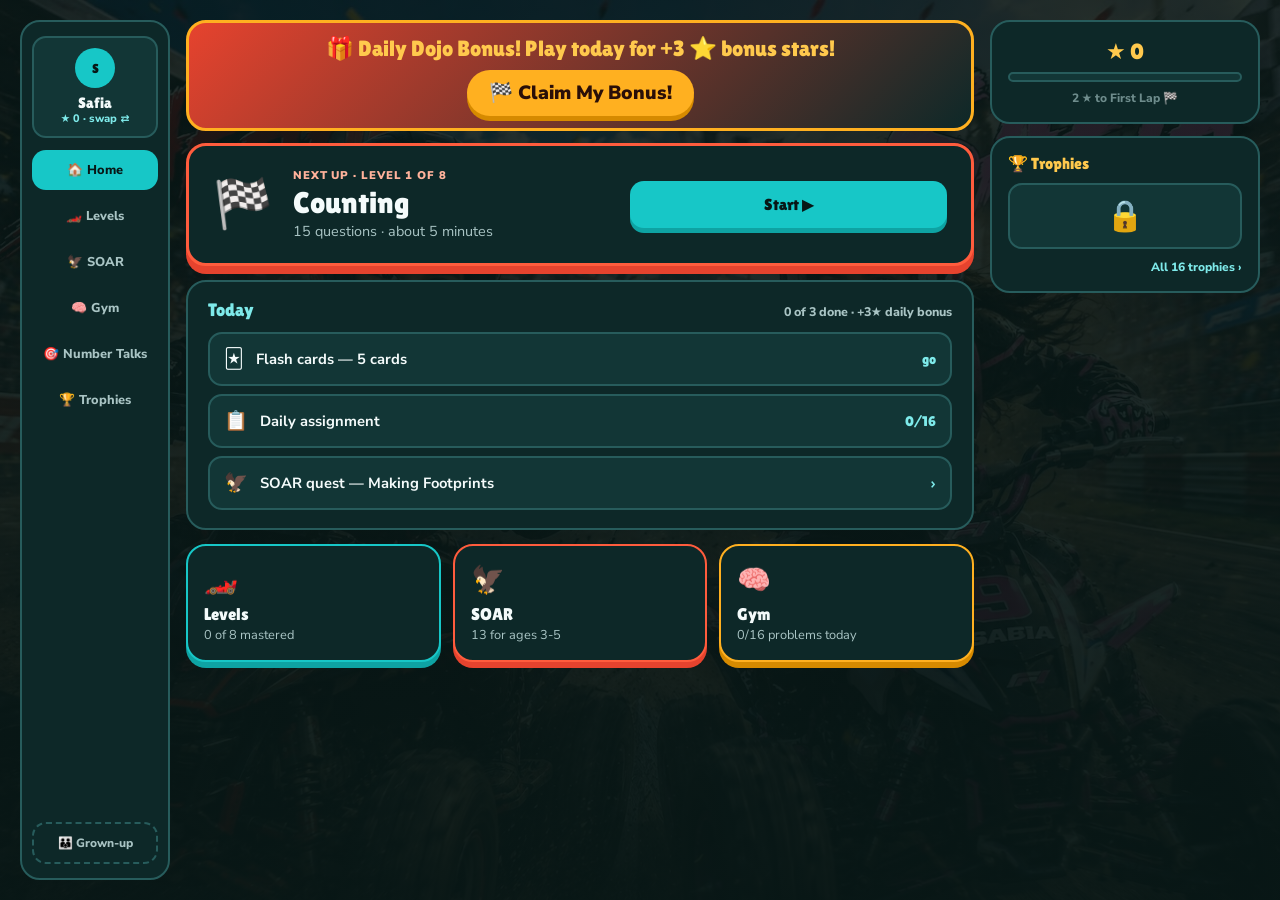
<file: index.html>
<!DOCTYPE html>
<html lang="en">
<head>
<meta charset="UTF-8">
<meta name="viewport" content="width=device-width, initial-scale=1.0, maximum-scale=1.0, user-scalable=yes">
<title>🏁 Safia's & Safaan's Math Dojo</title>
<link rel="stylesheet" href="style.css">
</head>
<body>

<!-- GAMIFICATION OVERLAYS -->
<canvas id="confettiCanvas"></canvas>
<div id="streakBadge">🔥 3 in a row!</div>
<div id="popText">WOW!</div>
<input type="file" id="loadFile" accept=".json" style="display:none" onchange="handleLoadFile(event)">

<div id="milestoneOverlay">
  <div class="milestone-card">
    <span class="milestone-emoji" id="milestoneEmoji">🏆</span>
    <div class="milestone-title" id="milestoneTitle">Trophy Unlocked!</div>
    <div class="milestone-sub"   id="milestoneSub">Amazing work!</div>
    <button class="milestone-close" onclick="closeMilestone()">Nice! 🏁</button>
  </div>
</div>

<div class="shell" id="shell">

  <!-- RAIL (>=900px only — see style.css responsive block) -->
  <nav class="rail" id="rail">
    <div class="rail__racer" id="railRacerChip" onclick="swapRacer()"></div>
    <div class="rail__nav" id="railNav">
      <button class="nav-item rail__nav-item" data-tab="home" onclick="showHome()">🏠 Home</button>
      <button class="nav-item rail__nav-item" data-tab="levels" onclick="showPracticeMenu()">🏎️ Levels</button>
      <button class="nav-item rail__nav-item" data-tab="soar" onclick="showSoarMenu()">🦅 SOAR</button>
      <button class="nav-item rail__nav-item" data-tab="gym" onclick="showGym()">🧠 Gym</button>
      <button class="nav-item rail__nav-item" data-tab="numbertalks" id="railNtNav" onclick="showNumberTalks()">🎯 Number Talks</button>
      <button class="nav-item rail__nav-item" data-tab="trophies" onclick="showTrophies()">🏆 Trophies</button>
    </div>
    <div class="rail__spacer"></div>
    <div class="rail__grownup" onclick="showGrownup()">👪 Grown-up</div>
  </nav>

  <div class="main" id="main">

    <!-- NARROW TOP STRIP (<900px only) -->
    <div class="topstrip" id="topStrip">
      <button class="icon-btn icon-btn--ghost topstrip__back" id="topStripBack" onclick="handleBack()">←</button>
      <div class="topstrip__racer" id="topStripRacer" onclick="swapRacer()"></div>
      <div class="topstrip__stars" id="topStripStars">★ 0</div>
    </div>

    <!-- HOME -->
    <div id="homeScreen" class="screen active">
      <div id="dailyBonusWrap"></div>
      <div class="next-up-card">
        <div class="next-up-card__icon" id="nextUpIcon">🏁</div>
        <div class="next-up-card__body">
          <div class="next-up-card__eyebrow" id="nextUpEyebrow">NEXT UP · LEVEL 1 OF 8</div>
          <div class="next-up-card__name" id="nextUpName">Counting</div>
          <div class="next-up-card__meta">15 questions · about 5 minutes</div>
        </div>
        <button class="btn btn--primary btn--lg" id="nextUpStart" onclick="startNextLevel()">Start ▶</button>
      </div>

      <div class="today-card">
        <div class="today-card__header">
          <div class="today-card__title">Today</div>
          <div class="today-card__note" id="todayNote">0 of 3 done · +3★ daily bonus</div>
        </div>
        <div class="today-card__rows" id="todayRows"></div>
      </div>

      <div class="dest-tiles" id="destTiles"></div>
    </div>

    <!-- PRACTICE MENU (Levels) -->
    <div id="practiceMenuScreen" class="screen">
      <div class="screen-heading">
        <div class="screen-heading__title" id="levelsHeadingTitle" style="color:var(--cyan-300);">🏎️ Levels</div>
        <div class="screen-heading__sub" id="levelsHeadingSub"></div>
      </div>
      <div class="levels-grid" id="levelsGrid"></div>
      <div class="lane-footnote" id="laneFootnote"></div>
    </div>

    <!-- SOAR MENU -->
    <div id="soarMenuScreen" class="screen">
      <div class="screen-heading">
        <div class="screen-heading__title" style="color:var(--cyan-300);">🦅 SOAR quests</div>
        <div class="screen-heading__sub" id="soarHeadingSub"></div>
      </div>
      <div class="soar-levels-grid" id="soarLevelsGrid"></div>
    </div>

    <!-- SOAR ACTIVITY -->
    <div id="soarActivityScreen" class="screen">
      <div class="inline-back-row"><button class="icon-btn icon-btn--ghost" onclick="handleBack()">←</button></div>
      <div id="soarActivityContent"></div>
    </div>

    <!-- QUIZ -->
    <div id="quizScreen" class="screen">
      <div class="quiz-head-slim">
        <button class="quiz-back" onclick="handleBack()">←</button>
        <div class="quiz-head-slim__meta" id="quizHeadMeta">Level · Q1 of 15</div>
        <div class="quiz-head-slim__stars" id="quizHeadStars">★ 0</div>
      </div>
      <div class="progress-bar progress-bar--thin" style="margin-top:8px;"><div class="progress-bar__fill" id="quizProgressBar"></div></div>
      <div id="quizVideoArea" style="text-align:center;margin:8px 0;"></div>
      <div class="content-card content-card--quiz" id="questionCard"></div>
      <div class="feedback" id="feedback"></div>
      <div class="btn-row">
        <button class="btn btn--reward" id="hintButton" onclick="showHint()">💡 Hint</button>
        <a class="btn btn--ghost" id="watchButton" target="_blank" rel="noopener" style="display:none;">▶ Watch</a>
        <button class="btn btn--primary" id="checkButton" onclick="checkAnswer()">✅ Check <span class="kbd-hint">(Enter)</span></button>
        <button class="btn btn--accent btn--next" id="nextButton" onclick="nextQuestion()">▶ Next <span class="kbd-hint">(Enter)</span></button>
      </div>
      <div id="quizStatRow" class="quiz-stat-row" style="display:none;"></div>
    </div>

    <!-- RESULT -->
    <div id="resultScreen" class="screen">
      <div class="result-card">
        <div class="result-emoji" id="resultEmoji">🏆</div>
        <div class="result-title" id="resultTitle">Great job!</div>
        <div class="result-stars" id="resultStars">⭐⭐⭐</div>
        <div class="result-message" id="resultMessage"></div>
        <div class="result-practise" id="resultPractise"></div>
        <div class="btn-row" style="margin-top:16px;">
          <button class="btn btn--ghost" id="retryButton">🔁 Retry</button>
          <button class="btn btn--primary" onclick="goHome()">🏁 Levels</button>
          <button class="btn btn--accent" id="nextLevelButton" style="display:none">➡️ Next level</button>
        </div>
      </div>
    </div>

    <!-- MENTAL MATH GYM HUB -->
    <div id="gymScreen" class="screen">
      <div id="gymContent"></div>
    </div>

    <!-- NUMBER TALKS ZONE (Safia-only, see DESIGN.md) -->
    <div id="ntScreen" class="screen">
      <div id="ntContent"></div>
    </div>

    <!-- TROPHIES -->
    <div id="trophiesScreen" class="screen">
      <div class="screen-heading">
        <div class="screen-heading__title" id="trophiesHeadingTitle" style="color:var(--amber-400);">🏆 Trophy case</div>
        <div class="screen-heading__sub" id="trophiesHeadingSub"></div>
      </div>
      <div class="trophies-grid" id="trophiesGrid"></div>
      <div class="badges-heading">Badges</div>
      <div class="trophies-grid badges-grid" id="badgesGrid"></div>
    </div>

    <!-- GROWN-UP SUMMARY -->
    <div id="grownupScreen" class="screen">
      <div class="inline-back-row"><button class="icon-btn icon-btn--ghost" onclick="handleBack()">←</button></div>
      <div class="screen-heading">
        <div class="screen-heading__title" style="color:var(--cyan-300);">👪 Grown-up summary</div>
        <div class="screen-heading__sub">The only screen where both racers appear together.</div>
      </div>
      <div class="grownup-lanes" id="grownupLanes"></div>
      <div class="grownup-footer">
        <div class="grownup-footer__text">Save a backup of both racers' progress, or load one back in.</div>
        <div class="btn-row">
          <button class="btn btn--ghost" onclick="saveProgress()">💾 Save</button>
          <button class="btn btn--ghost" onclick="loadProgress()">📂 Load</button>
        </div>
      </div>
    </div>

    <!-- TENS & ONES (dormant — player, result, and grown-up summary all render into this one screen) -->
    <div id="tensScreen" class="screen">
      <div id="tensContent"></div>
    </div>

    <!-- SPEED DRILL (dormant) -->
    <div id="drillScreen" class="screen">
      <div id="drillContent"></div>
    </div>

    <!-- TODAY'S SHEET (dormant) -->
    <div id="dailyScreen" class="screen">
      <div id="dailyContent"></div>
    </div>

    <!-- CARRY & BORROW (dormant) -->
    <div id="columnScreen" class="screen">
      <div id="columnContent"></div>
    </div>

    <!-- SPEED DRILL RESULT (dormant) -->
    <div id="gymResultScreen" class="screen">
      <div id="gymResultContent"></div>
    </div>

    <!-- SHEET RESULT (dormant — daily / column) -->
    <div id="sheetResultScreen" class="screen">
      <div id="sheetResultContent"></div>
    </div>

    <!-- QUICK NAV (<900px only, sticky bottom) -->
    <div class="quicknav" id="quickNav">
      <button class="nav-item quicknav__tab" data-tab="home" onclick="showHome()">🏠</button>
      <button class="nav-item quicknav__tab" data-tab="levels" onclick="showPracticeMenu()">🏎️</button>
      <button class="nav-item quicknav__tab" data-tab="soar" onclick="showSoarMenu()">🦅</button>
      <button class="nav-item quicknav__tab" data-tab="gym" onclick="showGym()">🧠</button>
      <button class="nav-item quicknav__tab" data-tab="numbertalks" id="quicknavNtTab" onclick="showNumberTalks()">🎯</button>
      <button class="nav-item quicknav__tab" data-tab="trophies" onclick="showTrophies()">🏆</button>
    </div>

  </div><!-- end .main -->

  <!-- STATUS COLUMN (>=900px only — home/levels/trophies) -->
  <aside class="status-col" id="statusCol">
    <div class="status-card" id="statusStarsCard"></div>
    <div id="patternSummary" class="pattern-section" style="display:none;">
      <div class="pattern-title">🎯 Practice These:</div>
      <div id="patternTags"></div>
    </div>
    <div class="status-card status-card--clickable" id="statusTrophyCard" onclick="showTrophies()"></div>
    <!-- Number Talks Zone status cards — shown only while ntScreen is active
         (see showScreen()), replacing the cards above rather than joining them. -->
    <div class="status-card" id="ntWhyCard" style="display:none;">
      <div class="status-card__title" style="color:var(--cyan-300);">Why this zone</div>
      <div style="display:flex;flex-direction:column;gap:8px;margin:10px 0 12px;">
        <div class="nt-badge nt-badge--primary">Achievement · 84th percentile</div>
        <div class="nt-badge nt-badge--reward">Growth · 56th percentile</div>
      </div>
      <div style="font-size:.82rem;color:var(--text-secondary);line-height:1.5;margin-bottom:10px;">Safia can already do 1st-grade math well. This zone builds the deeper number sense that speeds up how fast she learns new things.</div>
      <div class="progress-bar progress-bar--thin"><div class="progress-bar__fill" style="width:56%;background:var(--color-reward);"></div></div>
      <div style="font-size:.72rem;font-weight:800;color:var(--text-muted);margin-top:6px;">Goal: 65th percentile growth by Spring 2027</div>
    </div>
    <div class="status-card" id="ntTodayCard" style="display:none;">
      <div class="status-card__title" style="color:var(--cyan-300);">Today</div>
      <div style="font-size:.85rem;color:var(--text-secondary);margin-top:8px;">✅ <span id="ntTodayCount">0</span> activities completed</div>
    </div>
  </aside>

</div><!-- end .shell -->

<script src="mathdata.js"></script>
<script src="mentalmath.js"></script>
<script src="script.js"></script>
</body>
</html>
</file>
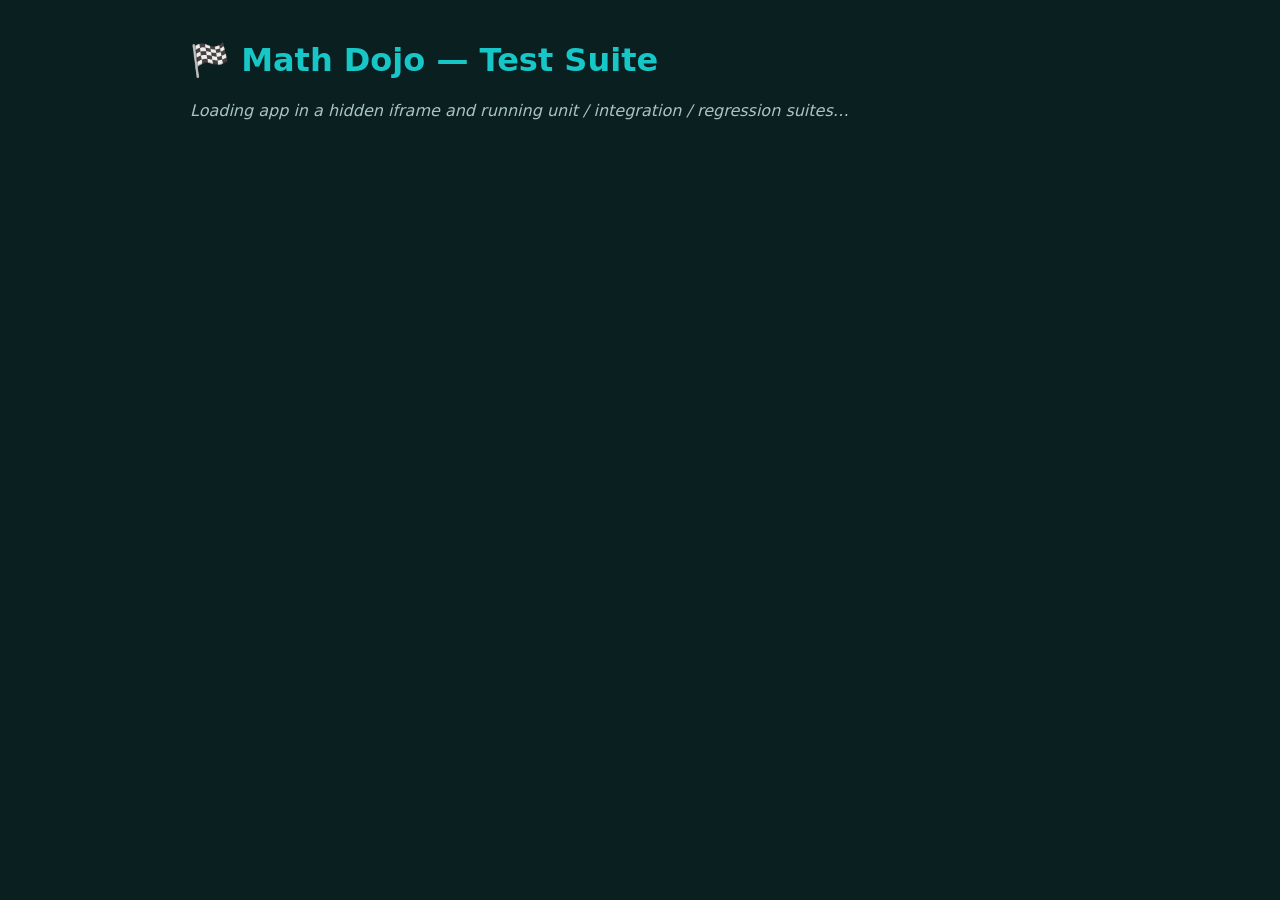
<file: tests/index.html>
<!DOCTYPE html>
<html lang="en">
<head>
<meta charset="UTF-8">
<title>Math Dojo — Test Suite</title>
<style>
  body { font-family: system-ui, sans-serif; background:#0A1F1F; color:#F4FBFB; padding:20px; max-width:900px; margin:0 auto; }
  h1 { color:#17C7C7; }
  h2 { color:#F4FBFB; }
  h3 { margin-top:1.5em; margin-bottom:.3em; }
  ul { margin-top:0; }
  #status { color:#A9C4C4; font-style:italic; }
  a { color:#3DDCDC; }
  iframe#appFrame { position:absolute; left:-9999px; top:-9999px; width:430px; height:900px; border:0; }
</style>
</head>
<body>
  <h1>🏁 Math Dojo — Test Suite</h1>
  <p id="status">Loading app in a hidden iframe and running unit / integration / regression suites…</p>
  <div id="results"></div>

  <!-- Test framework + suites (registering suites here does NOT run them yet) -->
  <script src="harness.js"></script>
  <script src="../mathdata.js"></script>
  <script src="../mentalmath.js"></script>
  <script src="unit.test.js"></script>
  <script src="unit-mentalmath.test.js"></script>
  <script src="integration.test.js"></script>
  <script src="regression.test.js"></script>

  <iframe id="appFrame"></iframe>

  <script>
    // Integration/regression tests drive the real app in this iframe, which shares
    // this page's origin and therefore its localStorage. Snapshot + clear the app's
    // keys before running so tests start from a deterministic blank slate, then
    // restore whatever was there before — so running the suite never clobbers a
    // real player's saved progress if this page happens to be opened from the same
    // server/origin as a live session.
    const APP_KEYS = ['mathdojo-progress', 'mathdojo-soar', 'mathdojo-trophies', 'mathdojo-badges', 'mathdojo-stars', 'mathdojo-lastbonus',
      'tm-mm-cards', 'tm-mm-misses', 'tm-mm-best', 'tm-mm-sets', 'tm-mm-session', 'tm-mm-sheet'];

    function snapshotAndClear() {
      const snapshot = {};
      APP_KEYS.forEach(k => { snapshot[k] = localStorage.getItem(k); localStorage.removeItem(k); });
      return snapshot;
    }
    function restore(snapshot) {
      APP_KEYS.forEach(k => {
        if (snapshot[k] === null) localStorage.removeItem(k);
        else localStorage.setItem(k, snapshot[k]);
      });
    }

    async function main() {
      const snapshot = snapshotAndClear();
      try {
        const frame = document.getElementById('appFrame');
        await new Promise(resolve => {
          frame.addEventListener('load', resolve, { once: true });
          frame.src = '../index.html';
        });
        window.__APP_FRAME__ = frame;
        const report = await runTests();
        document.getElementById('status').textContent =
          `Done: ${report.passed}/${report.total} passed` + (report.failed ? ` — ${report.failed} FAILED` : '');
      } finally {
        restore(snapshot);
      }
    }
    main();
  </script>
</body>
</html>
</file>
<file: style.css>
@import url('https://fonts.googleapis.com/css2?family=Lilita+One&family=Nunito+Sans:ital,wght@0,400;0,600;0,700;0,800;0,900;1,700&display=swap');
* { box-sizing: border-box; margin: 0; padding: 0; }

/* ── TURBO MATH DESIGN SYSTEM — TOKENS ── */
:root {
  /* base — teal/graphite scale (backgrounds, surfaces) */
  --teal-950:#081716; --teal-900:#0A1F1F; --teal-850:#0D2828; --teal-800:#123636; --teal-700:#1B4747; --teal-600:#275C5C; --teal-500:#3B7A7A;
  /* base — cyan scale (primary) */
  --cyan-600:#0EA3A3; --cyan-500:#17C7C7; --cyan-400:#3DDCDC; --cyan-300:#7EEAEA; --cyan-200:#B8F5F5;
  /* base — coral scale (accent / CTA) */
  --coral-600:#E6432E; --coral-500:#FF5C3D; --coral-400:#FF8563; --coral-300:#FFB29B;
  /* base — amber scale (stars, trophies, rewards) */
  --amber-600:#D68A00; --amber-500:#FFB020; --amber-400:#FFC94D; --amber-300:#FFDE8C;
  /* base — signal colors */
  --mint-500:#2FE6A7; --mint-400:#6EF0C2;
  --red-500:#FF3B3B; --red-400:#FF6B6B;
  /* base — neutrals (text/ink) */
  --ink-000:#F4FBFB; --ink-100:#D3E7E7; --ink-300:#A9C4C4; --ink-500:#6E8C8C; --ink-700:#425555;

  /* semantic — surfaces */
  --bg-app: var(--teal-900);
  --bg-app-deep: var(--teal-950);
  --surface-1: var(--teal-850);
  --surface-2: var(--teal-800);
  --surface-raised: var(--teal-700);
  --border-subtle: var(--teal-700);
  --border-strong: var(--teal-600);

  /* semantic — text */
  --text-primary: var(--ink-000);
  --text-secondary: var(--ink-300);
  --text-muted: var(--ink-500);
  --text-on-primary: var(--teal-950);
  --text-on-accent: #2A0F08;

  /* semantic — action */
  --color-primary: var(--cyan-500);
  --color-primary-hover: var(--cyan-400);
  --color-primary-press: var(--cyan-600);
  --color-accent: var(--coral-500);
  --color-accent-hover: var(--coral-400);
  --color-accent-press: var(--coral-600);
  --color-reward: var(--amber-500);
  --color-success: var(--mint-500);
  --color-error: var(--red-500);

  /* semantic — shadows (colored, for pressed-button game feel) */
  --shadow-primary: var(--cyan-600);
  --shadow-accent: var(--coral-600);
  --shadow-neutral: var(--teal-950);
  --shadow-reward: var(--amber-600);
  --shadow-success: var(--mint-500);

  /* spacing / radius / shadow / easing scale */
  --space-1:4px; --space-2:8px; --space-3:12px; --space-4:16px; --space-5:20px; --space-6:24px; --space-8:32px; --space-10:40px; --space-14:56px; --space-18:72px;
  --radius-sm:8px; --radius-md:14px; --radius-lg:20px; --radius-xl:28px; --radius-pill:999px;
  --shadow-btn-sm:0 3px 0;
  --shadow-btn-md:0 5px 0;
  --shadow-btn-lg:0 7px 0;
  --shadow-card:0 10px 24px rgba(4,14,14,0.45);
  --shadow-glow-primary:0 0 22px rgba(23,199,199,0.45);
  --shadow-glow-accent:0 0 22px rgba(255,92,61,0.45);
  --ease-snap: cubic-bezier(0.34,1.56,0.64,1);
  --ease-out: cubic-bezier(0.16,1,0.3,1);

  /* typography scale */
  --font-display: 'Lilita One', ui-rounded, sans-serif;
  --font-body: 'Nunito Sans', system-ui, sans-serif;
  --text-xs:0.8rem; --text-sm:0.95rem; --text-base:1.1rem; --text-md:1.3rem; --text-lg:1.6rem; --text-xl:2rem; --text-2xl:2.6rem; --text-3xl:3.6rem; --text-4xl:5rem; --text-5xl:7rem;
  --leading-tight:1.1; --leading-normal:1.4; --leading-loose:1.65;
  --weight-regular:400; --weight-bold:700; --weight-black:900;

  /* fixed indirection for the SVG/chart render helpers in script.js */
  --coin-gold: var(--amber-500);
  --coin-silver: var(--ink-300);
  --clock-face: var(--surface-2);
  --clock-hand: var(--color-primary);
  --chart-1: var(--cyan-500);
  --chart-2: var(--amber-500);
  --chart-3: var(--mint-500);
  --chart-4: var(--coral-500);
}

body {
  font-family: var(--font-body);
  background: var(--bg-app);
  min-height: 100vh;
  color: var(--text-primary);
  overflow-x: hidden;
}

/* ── BACKGROUND — race photo + dark scrim + sparkle highlights, one fixed layer ── */
/* Darker scrim than the pre-redesign app (.88/.96 vs .62/.88) — at Chromebook
   rail width much more of the photo shows behind the content, so it needs to
   recede more to keep text legible. */
body::before {
  content: '';
  position: fixed; inset: 0;
  background: linear-gradient(180deg, rgba(8,23,22,.88), rgba(8,23,22,.96)),
              url('race-bg.jpg');
  background-size: cover, cover;
  background-position: center, center;
  pointer-events: none; z-index: 0;
}

/* ── CONFETTI CANVAS ── */
#confettiCanvas { position:fixed; inset:0; pointer-events:none; z-index:9999; }

/* ── POP TEXT ── */
#popText {
  position: fixed; top: 28%; left: 50%;
  transform: translate(-50%,-50%) scale(0);
  font-family: var(--font-display);
  font-size: clamp(2.5rem,10vw,6rem); font-weight:var(--weight-regular);
  color: var(--text-primary); z-index: 300; pointer-events: none; white-space: nowrap;
  text-shadow: 4px 4px 0 var(--color-accent), 8px 8px 0 var(--color-reward);
  transition: transform .25s var(--ease-snap), opacity .3s;
  opacity: 0;
}
#popText.show { transform: translate(-50%,-50%) scale(1); opacity:1; }
#popText.hide { transform: translate(-50%,-50%) scale(.4); opacity:0; }

/* ── STREAK BADGE ── */
#streakBadge {
  position: fixed; top: clamp(10px,2vh,18px); right: clamp(10px,2vw,18px);
  background: linear-gradient(135deg,var(--color-accent),var(--color-reward));
  color: var(--text-on-accent); font-weight:900; font-size: clamp(.85rem,2.8vw,1.2rem);
  padding: clamp(5px,1vh,10px) clamp(10px,2vw,16px);
  border-radius: var(--radius-pill); border: 3px solid var(--text-primary);
  box-shadow: 0 4px 0 var(--shadow-neutral); z-index: 200; display:none;
  font-family: var(--font-display);
}
#streakBadge.fire { animation: streakPop .4s var(--ease-snap); }
@keyframes streakPop { 0%{transform:scale(1);} 50%{transform:scale(1.5);} 100%{transform:scale(1);} }

/* ── MILESTONE OVERLAY (Modal) ── */
#milestoneOverlay {
  position: fixed; inset:0; background: rgba(4,10,10,.75);
  display:none; align-items:center; justify-content:center; z-index:500;
}
#milestoneOverlay.show { display:flex; animation: fadeIn .4s; }
@keyframes fadeIn { from{opacity:0;} to{opacity:1;} }
.milestone-card {
  background: linear-gradient(160deg,var(--surface-2),var(--surface-1));
  border: 4px solid var(--amber-500); border-radius: calc(var(--radius-xl) + 8px);
  padding: clamp(20px,4vh,40px) clamp(24px,5vw,48px);
  max-width:90vw; text-align:center;
  box-shadow: 0 0 40px rgba(255,176,32,.35);
  animation: bounceIn .5s var(--ease-snap);
}
@keyframes bounceIn { 0%{transform:scale(.3);} 100%{transform:scale(1);} }
.milestone-emoji { font-size: clamp(3rem,10vw,5.5rem); display:block; animation:spin 1s linear infinite; }
@keyframes spin { from{transform:rotate(0);} to{transform:rotate(360deg);} }
.milestone-title { font-family:var(--font-display); font-size:clamp(1.4rem,6vw,2.8rem); color:var(--amber-400); margin-top:8px; }
.milestone-sub   { font-size:clamp(.9rem,3.5vw,1.4rem); color:var(--text-primary); margin-top:6px; }
.milestone-close { background:var(--color-reward); color:var(--text-on-accent); border:none; border-radius:var(--radius-pill); padding:12px 28px; font-size:clamp(.9rem,3.5vw,1.4rem); font-weight:900; cursor:pointer; font-family:var(--font-body); margin-top:12px; box-shadow:0 5px 0 var(--shadow-reward); transition:transform .08s var(--ease-out), box-shadow .08s var(--ease-out); }
.milestone-close:active { transform:translateY(3px); box-shadow:0 2px 0 var(--shadow-reward); }

/* ── DAILY BONUS ── */
#dailyBonusWrap { margin-bottom: var(--space-3); }
.daily-card {
  background: linear-gradient(135deg,var(--coral-600),var(--surface-1));
  border-radius:var(--radius-lg); padding:var(--space-3) var(--space-4); border:3px solid var(--amber-500);
  text-align:center;
}
.daily-title { font-family:var(--font-display); font-size:clamp(.9rem,3.5vw,1.4rem); color:var(--amber-400); }
.daily-claim { background:var(--color-reward); color:var(--text-on-accent); border:none; border-radius:var(--radius-pill); padding:10px 22px; font-size:clamp(.85rem,3vw,1.2rem); font-weight:900; cursor:pointer; margin-top:8px; font-family:var(--font-body); box-shadow:0 5px 0 var(--shadow-reward); transition:transform .08s var(--ease-out), box-shadow .08s var(--ease-out); }
.daily-claim:active { transform:translateY(3px); box-shadow:0 2px 0 var(--shadow-reward); }

/* ── TROPHIES screen — trophy grid + badges grid below, same tile
   treatment, no idle glow (that was an ambient loop, dropped) ── */
.trophies-grid { display:grid; grid-template-columns:repeat(2,minmax(0,1fr)); gap:12px; margin-top:12px; }
.badges-heading { font-family:var(--font-display); color:var(--text-secondary); font-size:.95rem; margin-top:20px; margin-bottom:4px; }
.trophy-tile { background:var(--surface-2); border-radius:var(--radius-md); padding:10px 8px; text-align:center; border:2px solid var(--border-strong); }
.trophy-tile--earned { border-color:var(--amber-500); background:rgba(255,176,32,.12); }
.trophy-tile__icon { font-size:1.9rem; display:block; }
.trophy-tile__name { font-size:.75rem; color:var(--text-secondary); margin-top:4px; font-weight:800; }

/* ── SHELL — persistent left rail (>=900px) / top strip + bottom tabs (<900px).
   Single breakpoint, pure CSS (no JS width tracking — see the @media block
   at the end of this file). ── */
.shell { display:block; padding:12px; max-width:560px; margin:0 auto; position:relative; z-index:1; min-height:100vh; }
.main { min-width:0; }
.rail { display:none; }
.status-col { display:none; }
.status-card { background:var(--surface-1); border:2px solid var(--border-strong); border-radius:var(--radius-lg); padding:16px; }
.status-card--clickable { cursor:pointer; transition:transform .15s; }
.status-card--clickable:hover { transform:translateY(-2px); }
.status-card__stars { font-family:var(--font-display); font-size:1.4rem; color:var(--amber-400); text-align:center; }
.status-card__note { font-size:.75rem; font-weight:800; color:var(--text-muted); margin-top:8px; text-align:center; }
.status-card__title { font-family:var(--font-display); font-size:1rem; color:var(--amber-400); margin-bottom:10px; }
.status-card__trophy-row { display:flex; gap:8px; }
.status-card__footer { font-size:.75rem; font-weight:800; color:var(--cyan-300); margin-top:10px; text-align:right; }

.racer-avatar { border-radius:50%; display:flex; align-items:center; justify-content:center; font-family:var(--font-display); color:var(--text-on-primary); flex-shrink:0; }

/* rail (wide) */
.rail__racer { background:var(--surface-2); border:2px solid var(--border-strong); border-radius:var(--radius-md); padding:10px 8px; text-align:center; cursor:pointer; transition:border-color .15s; }
.rail__racer:hover { border-color:var(--color-primary); }
.rail__racer .racer-avatar { margin:0 auto; }
.rail__racer-name { font-family:var(--font-display); font-size:.95rem; margin-top:6px; }
.rail__racer-stat { font-size:.68rem; font-weight:800; color:var(--cyan-300); }
.rail__nav { display:flex; flex-direction:column; gap:6px; margin-top:6px; }
.rail__nav-item { text-align:center; }
.rail__spacer { flex:1; min-height:14px; }
.rail__grownup { border-radius:var(--radius-md); padding:11px 8px; text-align:center; font-weight:800; font-size:.75rem; cursor:pointer; color:var(--text-secondary); border:2px dashed var(--border-strong); transition:color .15s; }
.rail__grownup:hover { color:var(--text-primary); }

/* shared nav item look — rail buttons (full label) and quicknav buttons (icon
   only) both use this, driven by setActiveQuickNavTab()'s .nav-item--active */
.nav-item { border:none; border-radius:var(--radius-md); padding:11px 8px; font-family:var(--font-body); font-weight:800; font-size:.8rem; cursor:pointer; background:transparent; color:var(--text-secondary); transition:background-color .15s, color .15s; }
.nav-item--active { background:var(--color-primary); color:var(--text-on-primary); }
.nav-item:not(.nav-item--active):hover { background:var(--surface-2); }

/* narrow top strip (<900px) */
.topstrip { display:flex; align-items:center; gap:10px; background:var(--surface-1); border:2px solid var(--border-strong); border-radius:var(--radius-xl); padding:8px 12px; margin-bottom:14px; }
.topstrip__back.is-hidden { visibility:hidden; }
.topstrip__racer { display:flex; align-items:center; gap:8px; cursor:pointer; flex:1; min-width:0; }
.topstrip__racer-name { font-family:var(--font-display); font-size:.95rem; white-space:nowrap; overflow:hidden; text-overflow:ellipsis; }
.topstrip__stars { font-family:var(--font-display); font-size:.85rem; color:var(--amber-400); border:2px solid var(--amber-500); border-radius:var(--radius-pill); padding:3px 10px; white-space:nowrap; }

/* ── ICON BUTTON ── */
.icon-btn {
  display:inline-flex; align-items:center; justify-content:center;
  border:none; border-radius:var(--radius-md); width:38px; height:38px;
  font-size:1.05rem; cursor:pointer; background:var(--surface-2); color:var(--text-primary);
  box-shadow:0 4px 0 var(--shadow-neutral);
  transition: transform .08s var(--ease-out), box-shadow .08s var(--ease-out);
}
.icon-btn:active { transform:translateY(3px); box-shadow:0 1px 0 var(--shadow-neutral); }
.icon-btn--primary { background:var(--color-primary); color:var(--text-on-primary); box-shadow:0 4px 0 var(--shadow-primary); }
.icon-btn--primary:active { box-shadow:0 1px 0 var(--shadow-primary); }
.icon-btn--ghost { background:transparent; box-shadow:none; }
.icon-btn--ghost:active { transform:translateY(2px); box-shadow:none; }

/* ── QUICK NAV (sticky bottom) ── */
.quicknav { display:flex; gap:6px; background:var(--bg-app-deep); border-top:2px solid var(--border-strong); padding:8px; border-radius:var(--radius-lg); position:sticky; bottom:8px; z-index:50; margin-top:12px; }
.quicknav__tab { flex:1; border:none; border-radius:var(--radius-md); padding:10px 6px; font-family:var(--font-body); font-weight:800; font-size:.78rem; cursor:pointer; text-align:center; background:transparent; color:var(--text-secondary); transition:background-color .15s, color .15s; }
.quicknav__tab--active { background:var(--color-primary); color:var(--text-on-primary); }

/* ── SCREENS ── */
.screen { display:none; }
.screen.active { display:block; }

/* ── HOME — next-up card, today card, destination tiles ── */
.next-up-card { background:var(--surface-1); border:3px solid var(--color-accent); box-shadow:0 8px 0 var(--shadow-accent); border-radius:var(--radius-lg); padding:22px 24px; display:flex; align-items:center; gap:20px; flex-wrap:wrap; }
.next-up-card__icon { font-size:3rem; line-height:1; }
.next-up-card__body { flex:1; min-width:180px; }
.next-up-card__eyebrow { font-size:.7rem; font-weight:900; letter-spacing:.08em; color:var(--coral-300); }
.next-up-card__name { font-family:var(--font-display); font-size:1.9rem; line-height:1.05; margin-top:4px; }
.next-up-card__meta { color:var(--text-secondary); font-size:.9rem; margin-top:2px; }
.btn--lg { padding:16px 32px; font-size:var(--text-md); box-shadow:0 7px 0 var(--shadow-primary); flex:0 0 auto; }
.btn--lg:active { box-shadow:0 3px 0 var(--shadow-primary); }

.today-card { background:var(--surface-1); border:2px solid var(--border-strong); border-radius:var(--radius-lg); padding:18px 20px; margin-top:14px; }
.today-card__header { display:flex; justify-content:space-between; align-items:baseline; flex-wrap:wrap; gap:6px; }
.today-card__title { font-family:var(--font-display); font-size:1.1rem; color:var(--cyan-300); }
.today-card__note { font-size:.78rem; font-weight:800; color:var(--text-secondary); }
.today-card__rows { display:flex; flex-direction:column; gap:8px; margin-top:12px; }
.today-row { display:flex; align-items:center; gap:12px; background:var(--surface-2); border:2px solid var(--border-strong); border-radius:var(--radius-md); padding:12px 14px; cursor:pointer; transition:transform .15s; }
.today-row:hover { transform:translateY(-2px); }
.today-row--done { background:rgba(47,230,167,.10); border-color:var(--color-success); }
.today-row__icon { font-size:1.2rem; }
.today-row__label { flex:1; font-weight:700; font-size:.92rem; color:var(--text-primary); }
.today-row--done .today-row__label { color:var(--text-secondary); }
.today-row__stat { font-family:var(--font-display); font-size:.85rem; color:var(--cyan-300); }

.dest-tiles { display:grid; grid-template-columns:1fr; gap:12px; margin-top:14px; }
.dest-tile { background:var(--surface-1); border-radius:var(--radius-lg); padding:16px; cursor:pointer; text-align:left; transition:transform .15s; }
.dest-tile:hover { transform:translateY(-3px); }
.dest-tile--primary { border:2px solid var(--color-primary); box-shadow:0 6px 0 var(--shadow-primary); }
.dest-tile--accent  { border:2px solid var(--color-accent); box-shadow:0 6px 0 var(--shadow-accent); }
.dest-tile--reward  { border:2px solid var(--amber-500); box-shadow:0 6px 0 var(--shadow-reward); }
.dest-tile__icon { font-size:1.7rem; }
.dest-tile__name { font-family:var(--font-display); font-size:1.05rem; margin-top:6px; }
.dest-tile__line { font-size:.8rem; color:var(--text-secondary); margin-top:2px; }

/* ── PROGRESS BAR (shared: Levels heading, Quiz header, Grown-up summary) ── */
.progress-bar { background:var(--surface-2); border-radius:var(--radius-pill); height:18px; border:2px solid var(--border-strong); overflow:hidden; }
.progress-bar--thin { height:10px; }
.progress-bar__fill { height:100%; border-radius:var(--radius-pill); background:linear-gradient(90deg,var(--cyan-500),var(--amber-500)); width:0%; transition:width .6s var(--ease-snap); }

/* ── SCREEN HEADING (Levels/SOAR/Trophies) + Levels footnote + inline back ── */
.screen-heading { text-align:left; padding:10px 0 5px; }
.screen-heading__title { font-family:var(--font-display); font-size:1.5rem; }
.screen-heading__sub { color:var(--text-secondary); font-size:.85rem; margin-top:4px; }
.lane-footnote { background:var(--surface-2); border:2px dashed var(--border-strong); border-radius:var(--radius-md); padding:14px 16px; font-size:.82rem; color:var(--text-secondary); margin-top:14px; }
.inline-back-row { margin-bottom:10px; }

/* ── PATTERN SECTION ── */
.pattern-section { background:var(--surface-2); border-radius:var(--radius-md); padding:var(--space-3); margin:var(--space-2) 0; border:2px solid var(--border-strong); }
.pattern-title { color:var(--cyan-300); font-weight:800; font-size:.9rem; margin-bottom:8px; }
.pattern-tag { display:inline-block; background:var(--surface-1); color:var(--text-primary); padding:4px 10px; border-radius:var(--radius-md); font-size:.8rem; margin:2px; border:1px solid var(--border-strong); }
.pattern-tag.high { background:rgba(255,59,59,.18); border-color:var(--red-500); }

/* ── LEVELS ── */
.levels-grid { display:grid; grid-template-columns:1fr; gap:10px; margin-top:15px; }
.level-tile { background:var(--surface-1); border:2px solid var(--border-strong); border-radius:var(--radius-lg); padding:15px 5px; cursor:pointer; text-align:center; box-shadow:0 5px 0 var(--shadow-neutral); transition:border-color .15s, transform .08s var(--ease-out), box-shadow .08s var(--ease-out); }
.level-tile:active { transform:translateY(3px); box-shadow:0 1px 0 var(--shadow-neutral); }
.level-tile:not(.level-tile--locked):hover { border-color:var(--color-primary); }
.level-tile--locked { opacity:.5; pointer-events:none; }
.level-icon  { font-size:2rem; margin-bottom:5px; }
.level-name  { font-weight:800; font-size:.85rem; color:var(--text-primary); }
.level-stars { color:var(--amber-400); font-size:.8rem; min-height:1.2em; }

/* ── SOAR ── */
.soar-levels-grid { display:grid; grid-template-columns:1fr; gap:10px; margin-top:15px; }
.soar-level-btn { background:var(--surface-1); border:2px solid var(--color-accent); border-radius:var(--radius-lg); padding:15px 5px; cursor:pointer; text-align:center; box-shadow:0 5px 0 var(--shadow-accent); transition:transform .08s var(--ease-out), box-shadow .08s var(--ease-out); }
.soar-level-btn:active { transform:translateY(3px); box-shadow:0 1px 0 var(--shadow-accent); }
.soar-level-btn:hover { border-color:var(--color-primary); }
.soar-icon  { font-size:2rem; }
.soar-title { font-weight:var(--weight-regular); color:var(--amber-400); font-size:.9rem; margin:4px 0 2px; font-family:var(--font-display); }
.soar-desc  { font-size:.7rem; color:var(--text-secondary); }
/* ── CONTENT CARD — shared base for quiz questions & SOAR activities ── */
.content-card { background:var(--surface-1); border-radius:var(--radius-lg); padding:var(--space-4); border:3px solid var(--border-strong); box-shadow:var(--shadow-card); }
.content-card--quiz { border-top:5px solid var(--color-primary); margin-bottom:var(--space-3); animation:cardSlide .3s var(--ease-snap); }
.content-card--quiz.word-card { border-top-color:var(--color-success); }
.content-card--soar { margin:var(--space-3) 0; }
@keyframes cardSlide { from{opacity:0;transform:scale(.92) translateY(14px);} to{opacity:1;transform:scale(1) translateY(0);} }

.q-type-badge { display:inline-block; background:var(--surface-2); color:var(--text-secondary); border-radius:var(--radius-pill); padding:3px 10px; font-size:.65rem; font-weight:800; margin-bottom:8px; border:1px solid var(--border-strong); }
.question-text { font-size:2.6rem; font-weight:var(--weight-black); color:var(--text-primary); margin-bottom:15px; text-align:center; line-height:1.2; }
.answer-input { width:100%; padding:18px; font-size:2rem; font-family:var(--font-display); background:var(--surface-2); border:2px solid var(--border-strong); border-radius:var(--radius-pill); color:var(--amber-400); text-align:center; margin:10px 0; outline:none; transition:border-color .2s; }
.answer-input:focus { border-color:var(--color-reward); box-shadow:0 0 0 3px rgba(255,176,32,.2); }
#questionCard { padding:34px 26px; }

/* ── ACTIVITY CARD (SOAR) ── */
.activity-header { display:flex; align-items:center; gap:12px; margin-bottom:15px; }
.activity-icon { font-size:3rem; }
.activity-title { font-family:var(--font-display); font-size:1.5rem; color:var(--amber-400); }
.activity-age { background:var(--color-accent); color:var(--text-on-accent); padding:3px 10px; border-radius:var(--radius-pill); font-size:.7rem; font-weight:800; display:inline-block; }
.illustration { background:var(--surface-2); border-radius:var(--radius-md); padding:var(--space-4); margin:15px 0; text-align:center; border:2px dashed var(--amber-500); }
.hint-box { background:var(--surface-2); border:2px solid var(--amber-500); border-left:6px solid var(--amber-500); border-radius:var(--radius-md); padding:14px 18px; margin:15px 0; font-size:.9rem; display:none; }
.hint-box.show { display:block; }
/* Trim the question down while the worked example is open, so both fit a
   Chromebook fold without scrolling. */
#questionCard.hint-open .question-text { font-size:2.2rem; }
.talk-bubble { background:var(--surface-2); border-radius:var(--radius-pill) var(--radius-pill) var(--radius-pill) 5px; padding:15px; margin:15px 0; }
.btn-row { display:flex; gap:8px; margin:15px 0; flex-wrap:wrap; }
.nrich-btn { display:inline-flex; align-items:center; gap:8px; background:linear-gradient(135deg,var(--color-primary),var(--cyan-600)); color:var(--text-on-primary); border:none; border-radius:var(--radius-pill); padding:10px 18px; font-weight:800; font-size:.85rem; cursor:pointer; margin:8px 4px; text-decoration:none; box-shadow:0 4px 0 var(--shadow-primary); transition:transform .08s var(--ease-out), box-shadow .08s var(--ease-out); }
.nrich-btn:active { transform:translateY(3px); box-shadow:0 1px 0 var(--shadow-primary); }
.video-btn { display:inline-flex; align-items:center; gap:8px; background:linear-gradient(135deg,#FF0000,#cc0000); color:#fff; border:none; border-radius:var(--radius-pill); padding:10px 18px; font-weight:800; font-size:.85rem; cursor:pointer; margin:8px 4px; text-decoration:none; box-shadow:0 4px 0 rgba(0,0,0,.4); transition:transform .08s var(--ease-out), box-shadow .08s var(--ease-out); }
.video-btn:active { transform:translateY(3px); box-shadow:0 1px 0 rgba(0,0,0,.4); }

/* ── QUIZ — single-line header; the QuizStatRow only appears once at least
   one answer has been checked ── */
.quiz-head-slim { display:flex; align-items:center; gap:12px; }
.quiz-back { cursor:pointer; font-size:1.2rem; color:var(--text-secondary); width:28px; background:none; border:none; transition:color .15s; }
.quiz-back:hover { color:var(--text-primary); }
.quiz-head-slim__meta { flex:1; font-weight:900; font-size:.88rem; color:var(--text-secondary); }
.quiz-head-slim__stars { font-family:var(--font-display); font-size:.9rem; color:var(--amber-400); }
.kbd-hint { font-size:.7rem; opacity:.7; }
.quiz-stat-row { display:flex; gap:10px; margin-top:14px; justify-content:center; }
.qs-pill { background:var(--surface-2); border:2px solid var(--border-strong); border-radius:var(--radius-pill); padding:6px 14px; font-family:var(--font-display); font-size:.9rem; }
.qs-pill--ok { color:var(--color-success); }
.qs-pill--bad { color:var(--coral-400); }
@media (min-width:900px) { .quiz-stat-row { justify-content:flex-start; } }

/* streak dots in quiz */
.streak-row { display:flex; gap:4px; justify-content:center; margin-top:6px; }
.streak-dot { width:12px; height:12px; border-radius:50%; background:var(--surface-2); border:2px solid var(--border-strong); transition:background .3s; }
.streak-dot.lit  { background:var(--amber-500); box-shadow:0 0 6px var(--amber-500); }
.streak-dot.fire { background:linear-gradient(135deg,var(--color-accent),var(--amber-500)); animation:dotFire .4s ease-in-out; }
@keyframes dotFire { 0%{transform:scale(1);} 50%{transform:scale(1.6);} 100%{transform:scale(1.2);} }

.feedback { border-radius:var(--radius-pill); padding:12px; margin:8px 0; font-weight:700; display:none; text-align:center; animation:popIn .3s; font-family:var(--font-body); }
.feedback.show { display:block; }
.feedback.ok  { background:rgba(47,230,167,.14); color:var(--mint-400); border:2px solid var(--color-success); }
.feedback.bad { background:rgba(255,59,59,.14); color:var(--red-400); border:2px solid var(--color-error); }
@keyframes popIn { 0%{transform:scale(.8);opacity:0;} 100%{transform:scale(1);opacity:1;} }

/* ── BUTTON SYSTEM — "pressed game button": shadow collapse + translateY on :active ── */
.btn {
  display:inline-flex; align-items:center; justify-content:center; gap:6px;
  border:none; border-radius:var(--radius-md); padding:14px 0;
  font-family:var(--font-display); font-size:1rem; font-weight:var(--weight-regular);
  cursor:pointer; flex:1; min-width:90px; text-align:center;
  background:var(--surface-2); color:var(--text-primary);
  box-shadow:0 5px 0 var(--shadow-neutral); transform:translateY(0);
  transition: transform .08s var(--ease-out), box-shadow .08s var(--ease-out);
}
.btn:active { transform:translateY(3px); box-shadow:0 2px 0 var(--shadow-neutral); }
.btn:disabled { opacity:.4; pointer-events:none; }
.btn--primary { background:var(--color-primary); color:var(--text-on-primary); box-shadow:0 5px 0 var(--shadow-primary); }
.btn--primary:active { box-shadow:0 2px 0 var(--shadow-primary); }
.btn--accent { background:var(--color-accent); color:var(--text-on-accent); box-shadow:0 5px 0 var(--shadow-accent); }
.btn--accent:active { box-shadow:0 2px 0 var(--shadow-accent); }
.btn--reward { background:var(--color-reward); color:var(--text-on-accent); box-shadow:0 5px 0 var(--shadow-reward); }
.btn--reward:active { box-shadow:0 2px 0 var(--shadow-reward); }
.btn--ghost { background:var(--surface-2); color:var(--text-primary); box-shadow:0 5px 0 var(--shadow-neutral); }
.btn--next { display:none; }

/* ── RESULT — no idle pulse/bounce; the milestone-unlock pop is the
   celebration now. Star-drop stays: it's one-shot (`both`-filled, not
   infinite), not an ambient loop. ── */
.result-card { background:var(--surface-1); border-radius:var(--radius-lg); padding:32px; text-align:center; border:4px solid var(--amber-500); box-shadow:0 0 30px rgba(255,176,32,.25); max-width:560px; margin:0 auto; }
.result-emoji { font-size:3.4rem; display:block; }
.result-title { font-size:2rem; font-family:var(--font-display); color:var(--cyan-300); margin:8px 0; }
.result-stars { font-size:1.9rem; margin-bottom:10px; }
.result-stars.animate span { display:inline-block; animation:starDrop .5s var(--ease-snap) both; }
.result-stars.animate span:nth-child(2) { animation-delay:.15s; }
.result-stars.animate span:nth-child(3) { animation-delay:.3s; }
@keyframes starDrop { from{transform:scale(0) rotate(-180deg);opacity:0;} to{transform:scale(1) rotate(0);opacity:1;} }
.result-practise { background:var(--surface-2); border:2px solid var(--border-strong); border-radius:var(--radius-md); padding:14px 16px; margin-top:14px; text-align:left; font-size:.88rem; color:var(--text-secondary); }
.result-practise__label { display:block; font-size:.82rem; font-weight:900; color:var(--cyan-300); margin-bottom:4px; }

/* ── FACT / COMPOSE INPUTS ── */
.fact-rows, .compose-rows { margin:12px 0; display:flex; flex-direction:column; gap:10px; }
.fact-row, .compose-row   { display:flex; align-items:center; gap:8px; justify-content:center; flex-wrap:wrap; }
.fact-input    { width:50px; padding:8px 4px; font-size:1.2rem; font-family:var(--font-display); background:var(--surface-2); border:2px solid var(--border-strong); border-radius:var(--radius-sm); color:var(--amber-400); text-align:center; outline:none; transition:border-color .15s, background-color .15s; }
.fact-input.correct { border-color:var(--color-success); background:rgba(47,230,167,.12); }
.fact-input.wrong   { border-color:var(--color-error); background:rgba(255,59,59,.12); }
.compose-input { width:56px; padding:10px 4px; font-size:1.3rem; font-family:var(--font-display); background:var(--surface-2); border:2px solid var(--border-strong); border-radius:var(--radius-sm); color:var(--amber-400); text-align:center; outline:none; }
.compose-sym   { font-family:var(--font-display); font-size:1.4rem; color:var(--coral-400); min-width:20px; text-align:center; }
.compose-eq    { font-family:var(--font-display); font-size:1rem; color:var(--text-secondary); white-space:nowrap; }

/* ── MULTIPLE CHOICE ── */
.mc-grid { display:grid; grid-template-columns:1fr 1fr; gap:10px; margin:12px 0; }
.mc-choice {
  background:var(--surface-2); border:2px solid var(--border-strong); border-radius:var(--radius-md);
  padding:14px 10px; font-family:var(--font-body); font-weight:800; font-size:1rem;
  color:var(--text-primary); cursor:pointer;
  box-shadow:0 4px 0 var(--shadow-neutral);
  transition: transform .08s var(--ease-out), box-shadow .08s var(--ease-out), border-color .15s, background .15s;
}
.mc-choice:active { transform:translateY(3px); box-shadow:0 1px 0 var(--shadow-neutral); }
.mc-choice:not(.selected):not(.correct):not(.wrong):hover { border-color:var(--color-primary); }
.mc-choice.selected { background:var(--color-accent); border-color:var(--color-accent); color:var(--text-on-accent); }
.mc-choice.correct { background:var(--color-success); border-color:var(--color-success); color:var(--text-on-primary); }
.mc-choice.wrong { background:var(--color-error); border-color:var(--color-error); color:var(--text-primary); }

/* ── COIN PICKER (Money) ── */
.coin-tray { display:flex; gap:8px; justify-content:center; flex-wrap:wrap; margin:12px 0; }
.coin-btn {
  position:relative; width:60px; height:60px; border-radius:50%; border:3px solid var(--coin-silver);
  background:radial-gradient(circle at 35% 30%, var(--coin-gold), var(--surface-2) 85%);
  font-family:var(--font-display); font-size:.72rem; color:var(--text-on-primary); cursor:pointer;
  display:flex; align-items:center; justify-content:center; text-align:center;
  opacity:.8; box-shadow:0 4px 0 var(--shadow-neutral);
  transition: transform .08s var(--ease-out), box-shadow .08s var(--ease-out), opacity .15s;
}
.coin-btn:active { transform:translateY(3px); box-shadow:0 1px 0 var(--shadow-neutral); }
.coin-btn:not(.selected):hover { border-color:var(--color-primary); }
.coin-btn.selected { opacity:1; border-color:var(--color-success); box-shadow:0 0 0 4px var(--color-success), 0 0 14px rgba(47,230,167,.6); }
.coin-btn.selected::after {
  content:'✓'; position:absolute; top:-6px; right:-6px; width:20px; height:20px; border-radius:50%;
  background:var(--color-success); color:var(--text-on-primary); font-family:var(--font-body); font-size:.7rem; font-weight:900;
  display:flex; align-items:center; justify-content:center; border:2px solid var(--surface-1);
}
.coin-total { text-align:center; font-family:var(--font-display); font-size:1.4rem; color:var(--amber-400); margin-top:8px; }

/* ── MENTAL MATH GYM ── */
/* own persistent back button, rendered inside #gymContent per the hub redesign
   (the app's outer TopBar back button is hidden while on gymScreen — see
   updateTopBar()) */
.gym-back {
  width:40px; height:40px; border-radius:var(--radius-md); flex-shrink:0;
  background:var(--surface-2); border:2px solid var(--border-strong); color:var(--text-primary);
  font-size:1.1rem; display:flex; align-items:center; justify-content:center; cursor:pointer;
  transition:transform .08s var(--ease-out);
}
.gym-back:active { transform:translateY(3px); }

/* three featured cards: Daily assignment / Learn a trick / Flash cards */
.gym-featured-row { display:flex; flex-wrap:wrap; gap:14px; }
.gym-card {
  flex:1 1 190px; background:var(--surface-1); border-radius:var(--radius-lg);
  padding:20px 18px; cursor:pointer; font-family:var(--font-body); color:var(--text-primary);
  border:3px solid var(--border-strong); box-shadow:0 8px 0 var(--shadow-neutral);
  transition:transform .08s var(--ease-out), box-shadow .08s var(--ease-out);
}
.gym-card:hover { transform:translateY(-3px); }
.gym-card:active { transform:translateY(5px); box-shadow:0 3px 0 var(--shadow-neutral); }
.gym-card--primary { border-color:var(--color-primary); box-shadow:0 8px 0 var(--shadow-primary); }
.gym-card--primary:active { box-shadow:0 3px 0 var(--shadow-primary); }
.gym-card--reward { border-color:var(--amber-500); box-shadow:0 8px 0 var(--shadow-reward); }
.gym-card--reward:active { box-shadow:0 3px 0 var(--shadow-reward); }
.gym-card--accent { border-color:var(--color-accent); box-shadow:0 8px 0 var(--shadow-accent); }
.gym-card--accent:active { box-shadow:0 3px 0 var(--shadow-accent); }
.gym-card__icon { font-size:2rem; line-height:1; }
.gym-card__name { font-family:var(--font-display); font-size:1.05rem; margin-top:8px; }
.gym-card__line { font-size:.85rem; color:var(--text-secondary); margin-top:4px; min-height:40px; }
.gym-card__stat { font-family:var(--font-display); font-size:.85rem; margin-top:10px; }

/* speed round toggle, on the Daily assignment card */
.gym-speed-toggle { display:flex; align-items:center; justify-content:center; gap:8px; margin-top:14px; }
.gym-speed-toggle__label { font-size:.75rem; color:var(--text-muted); font-weight:700; }
.gym-speed-switch { width:38px; height:20px; border-radius:var(--radius-pill); background:var(--surface-2); border:2px solid var(--border-strong); position:relative; display:inline-block; vertical-align:middle; }
.gym-speed-switch--on { background:var(--color-primary); border-color:var(--color-primary); }
.gym-speed-knob { position:absolute; top:1px; left:1px; width:14px; height:14px; border-radius:50%; background:var(--text-primary); transition:left .15s var(--ease-out); }
.gym-speed-switch--on .gym-speed-knob { left:17px; }

/* random mix — a quieter tier below the three featured cards, deliberately
   with no colored border/shadow */
.gym-random-row { margin-top:14px; display:flex; align-items:center; gap:14px; background:var(--surface-1); border:2px solid var(--border-strong); border-radius:var(--radius-md); padding:14px 16px; cursor:pointer; }
.gym-random-row__icon { font-size:1.5rem; }
.gym-random-row__body { flex:1; min-width:0; }
.gym-random-row__name { font-family:var(--font-display); font-size:1rem; color:var(--text-primary); }
.gym-random-row__line { font-size:.75rem; color:var(--text-secondary); margin-top:2px; }
.gym-random-row__chevron { color:var(--text-muted); font-size:1.1rem; }

/* ── NUMBER TALKS ZONE (Safia-only) — the hub grid reuses .gym-card as-is;
   these are just the pieces that hub doesn't already provide: tile-based
   answer choices (built on .mc-choice's existing hover/selected/correct/
   wrong states, just reshaped), the Number Talks target/inputs, the pattern
   sequence display, the "ways found" chips, and the strategy-reveal cards. ── */
.nt-hub-grid { display:grid; grid-template-columns:1fr; gap:14px; }
.nt-head-stat { margin-left:auto; font-size:.8rem; font-weight:800; color:var(--text-muted); }

.nt-tile-row { display:flex; justify-content:center; gap:14px; flex-wrap:wrap; margin-top:16px; }
.nt-tile--circle { width:92px; height:92px; border-radius:50%; padding:0; display:flex; align-items:center; justify-content:center; font-size:1.3rem; }
.nt-tile--rect { width:120px; height:92px; padding:0; display:flex; align-items:center; justify-content:center; text-align:center; }

.nt-target-circle { width:88px; height:88px; border-radius:50%; background:var(--color-reward); color:var(--text-on-accent); font-family:var(--font-display); font-size:2.2rem; display:flex; align-items:center; justify-content:center; }
.nt-num-input { width:70px; height:70px; padding:0; font-size:1.6rem; font-family:var(--font-display); background:var(--surface-2); border:2px solid var(--border-strong); border-radius:var(--radius-md); color:var(--text-primary); text-align:center; outline:none; }
.nt-num-input--pill { width:90px; height:64px; border-radius:var(--radius-pill); color:var(--amber-400); }

.nt-seq-row { display:flex; justify-content:center; gap:14px; flex-wrap:wrap; margin-bottom:24px; }
.nt-seq-tile { width:60px; height:60px; border-radius:var(--radius-md); background:var(--surface-2); border:2px solid var(--border-strong); display:flex; align-items:center; justify-content:center; font-family:var(--font-display); font-size:1.6rem; color:var(--text-primary); }
.nt-seq-tile--blank { border:2px dashed var(--amber-500); color:var(--amber-400); }

.nt-ways-row { display:flex; flex-wrap:wrap; gap:8px; }
.nt-way-chip { background:rgba(47,230,167,.14); border:2px solid var(--color-success); border-radius:var(--radius-pill); padding:6px 14px; font-family:var(--font-display); font-size:.95rem; color:var(--mint-400); }

.nt-strategy-card { background:var(--surface-2); border-left:5px solid var(--amber-500); border-radius:var(--radius-sm); padding:12px 16px; }
.nt-strategy-card__label { font-family:var(--font-display); font-size:.95rem; color:var(--amber-400); margin-bottom:4px; }
.nt-strategy-card__text { font-size:.9rem; color:var(--text-secondary); line-height:1.5; }

.nt-badge { display:inline-block; padding:5px 12px; border-radius:var(--radius-pill); font-size:.78rem; font-weight:800; }
.nt-badge--primary { background:rgba(23,199,199,.16); color:var(--cyan-300); border:2px solid var(--color-primary); }
.nt-badge--reward { background:rgba(255,176,32,.16); color:var(--amber-400); border:2px solid var(--color-reward); }

/* "problems will come from" rows on the Daily / Random detail screens */
.gym-set-row { display:flex; align-items:center; gap:12px; background:var(--surface-1); border:2px solid var(--border-subtle); border-radius:var(--radius-md); padding:12px 14px; margin-bottom:8px; transition:border-color .15s; }
.gym-set-row:hover { border-color:var(--color-primary); }
.gym-set-row__icon { font-size:1.25rem; }
.gym-set-row__name { font-family:var(--font-display); font-size:.9rem; color:var(--text-primary); }
.gym-set-row__count { font-size:.75rem; color:var(--text-muted); margin-top:2px; }
.gym-set-row__sample { font-family:var(--font-display); font-size:1.05rem; color:var(--cyan-300); }

/* fact-set picker chips */
.chip-row { display:flex; flex-wrap:wrap; gap:8px; }
.chip {
  display:inline-flex; align-items:center; gap:6px;
  background:var(--surface-2); border:2px solid var(--border-strong); color:var(--text-secondary);
  border-radius:var(--radius-pill); padding:8px 14px; font-family:var(--font-body); font-weight:900;
  font-size:.8rem; cursor:pointer; box-shadow:0 3px 0 var(--shadow-neutral);
  transition:transform .08s var(--ease-out), box-shadow .08s var(--ease-out), background-color .15s, color .15s, border-color .15s;
}
.chip:active { transform:translateY(2px); box-shadow:0 1px 0 var(--shadow-neutral); }
.chip:not(.chip--active):hover { border-color:var(--color-primary); }
.chip--active { background:var(--color-primary); border-color:var(--cyan-400); color:var(--text-on-primary); }

/* keypad */
.keypad-display { height:60px; display:flex; align-items:center; justify-content:center; background:var(--surface-2); border:2px solid var(--border-strong); border-radius:var(--radius-pill); font-family:var(--font-display); font-size:2rem; color:var(--amber-400); margin-bottom:10px; }
.keypad { display:grid; grid-template-columns:repeat(3,1fr); gap:8px; }
.keypad .btn { min-height:52px; flex:none; }

/* streak dots + progress bar reused verbatim from quiz (.streak-row/.streak-dot, .progress-bar) */
.progress-bar__fill--ghost { background:var(--text-muted); }
.ghost-label-row { display:flex; justify-content:space-between; font-size:.68rem; font-weight:800; margin-top:3px; }

/* flash cards */
.flashcard { background:var(--surface-1); border:4px solid var(--amber-500); border-radius:var(--radius-xl); padding:36px 20px; min-height:220px; display:flex; flex-direction:column; align-items:center; justify-content:center; cursor:pointer; box-shadow:var(--shadow-card); text-align:center; }
.flashcard__front { font-family:var(--font-display); font-size:2.6rem; color:var(--text-primary); line-height:1.1; }
.flashcard__prompt { margin-top:18px; color:var(--text-muted); font-size:.9rem; font-weight:800; }
.flashcard__answer { font-family:var(--font-display); font-size:2.3rem; color:var(--color-success); margin-top:12px; }
.flashcard__strategy { margin-top:10px; background:var(--surface-2); border:2px solid var(--border-strong); border-radius:var(--radius-md); padding:10px 14px; width:100%; }
.flashcard__strategy-name { font-family:var(--font-display); color:var(--cyan-300); font-size:.9rem; }
.flashcard__strategy-line { color:var(--text-secondary); font-size:.85rem; margin-top:2px; }

/* carry & borrow column-arithmetic drawing */
.column-math { display:grid; grid-template-columns:44px 56px 56px; justify-content:center; font-family:var(--font-display); color:var(--text-primary); margin:14px 0; }
.column-math__above { height:26px; display:flex; align-items:flex-end; justify-content:center; font-size:1.1rem; }
.column-math__digit { height:52px; display:flex; align-items:center; justify-content:center; font-size:2.3rem; }
.column-math__digit.strike { text-decoration:line-through; text-decoration-color:var(--color-error); text-decoration-thickness:3px; }
.column-math__op { color:var(--coral-400); }
.column-math__result { color:var(--cyan-300); }
.column-math__rule { grid-column:1/-1; border-top:4px solid var(--text-primary); margin:4px 0 6px; }

/* trainer (strategy coach) step rows */
.trainer-step { display:flex; align-items:center; gap:10px; background:transparent; border:2px solid var(--border-subtle); border-radius:var(--radius-md); padding:12px 14px; margin-bottom:8px; }
.trainer-step.is-done { background:rgba(47,230,167,.10); border-color:var(--color-success); }
.trainer-step.is-current { background:var(--surface-2); border-color:var(--color-accent); }
.trainer-step__text { flex:1; font-size:.95rem; color:var(--text-primary); font-weight:700; }
.trainer-step__slot { min-width:56px; height:44px; display:flex; align-items:center; justify-content:center; background:var(--bg-app-deep); border:2px solid var(--border-strong); border-radius:var(--radius-sm); font-family:var(--font-display); font-size:1.4rem; color:var(--amber-400); }
.trainer-step.is-done .trainer-step__slot { border-color:var(--color-success); }

/* ── GROWN-UP SUMMARY — the only screen showing both racers at once ── */
.grownup-lanes { display:grid; grid-template-columns:1fr; gap:14px; margin-top:14px; }
.grownup-card { background:var(--surface-1); border:2px solid var(--border-strong); border-radius:var(--radius-lg); padding:20px; }
.grownup-card__header { display:flex; align-items:center; gap:10px; }
.grownup-card__name { flex:1; font-family:var(--font-display); font-size:1.2rem; }
.grownup-card__stars { font-family:var(--font-display); font-size:.9rem; color:var(--amber-400); }
.grownup-card__summary { color:var(--text-secondary); font-size:.85rem; margin-top:10px; }
.grownup-card__meta { font-size:.75rem; font-weight:800; color:var(--text-muted); margin-top:6px; }
.grownup-card__misses { margin-top:10px; display:flex; flex-wrap:wrap; gap:6px; }
.miss-chip { background:rgba(255,59,59,.16); border:1px solid var(--red-500); border-radius:var(--radius-md); padding:6px 10px; font-size:.78rem; font-weight:700; }
.miss-chip--none { background:var(--surface-2); border-color:var(--border-strong); color:var(--text-muted); }
.grownup-footer { background:var(--surface-2); border:2px solid var(--border-strong); border-radius:var(--radius-md); padding:16px 18px; margin-top:16px; }
.grownup-footer__text { color:var(--text-secondary); font-size:.85rem; margin-bottom:10px; }

/* ── RESPONSIVE — single breakpoint at 900px (Chromebook/desktop/landscape
   tablet get the rail + status column; everything narrower keeps the
   original single-column layout with the top strip + bottom tab bar). ── */
@media (min-width:900px) {
  .shell { display:flex; gap:16px; align-items:flex-start; padding:20px; max-width:1440px; }
  .rail { display:flex; flex-direction:column; gap:6px; flex:0 0 150px; background:var(--surface-1); border:2px solid var(--border-strong); border-radius:var(--radius-lg); padding:14px 10px; align-self:stretch; }
  .main { flex:1; min-width:0; }
  .status-col { display:flex; flex-direction:column; gap:12px; flex:0 0 270px; }
  .topstrip, .quicknav { display:none; }
  .dest-tiles { grid-template-columns:repeat(3,minmax(0,1fr)); }
  .levels-grid, .soar-levels-grid { grid-template-columns:repeat(3,minmax(0,1fr)); }
  .trophies-grid { grid-template-columns:repeat(4,minmax(0,1fr)); }
  .grownup-lanes { grid-template-columns:repeat(2,minmax(0,1fr)); }
  .nt-hub-grid { grid-template-columns:repeat(3,minmax(0,1fr)); }
}
@media (max-width:380px) {
  .btn { font-size:.85rem; padding:11px 0; min-width:70px; }
  .nav-item { font-size:.7rem; padding:8px 4px; }
  .mc-grid { grid-template-columns:1fr; }
}
</file>
